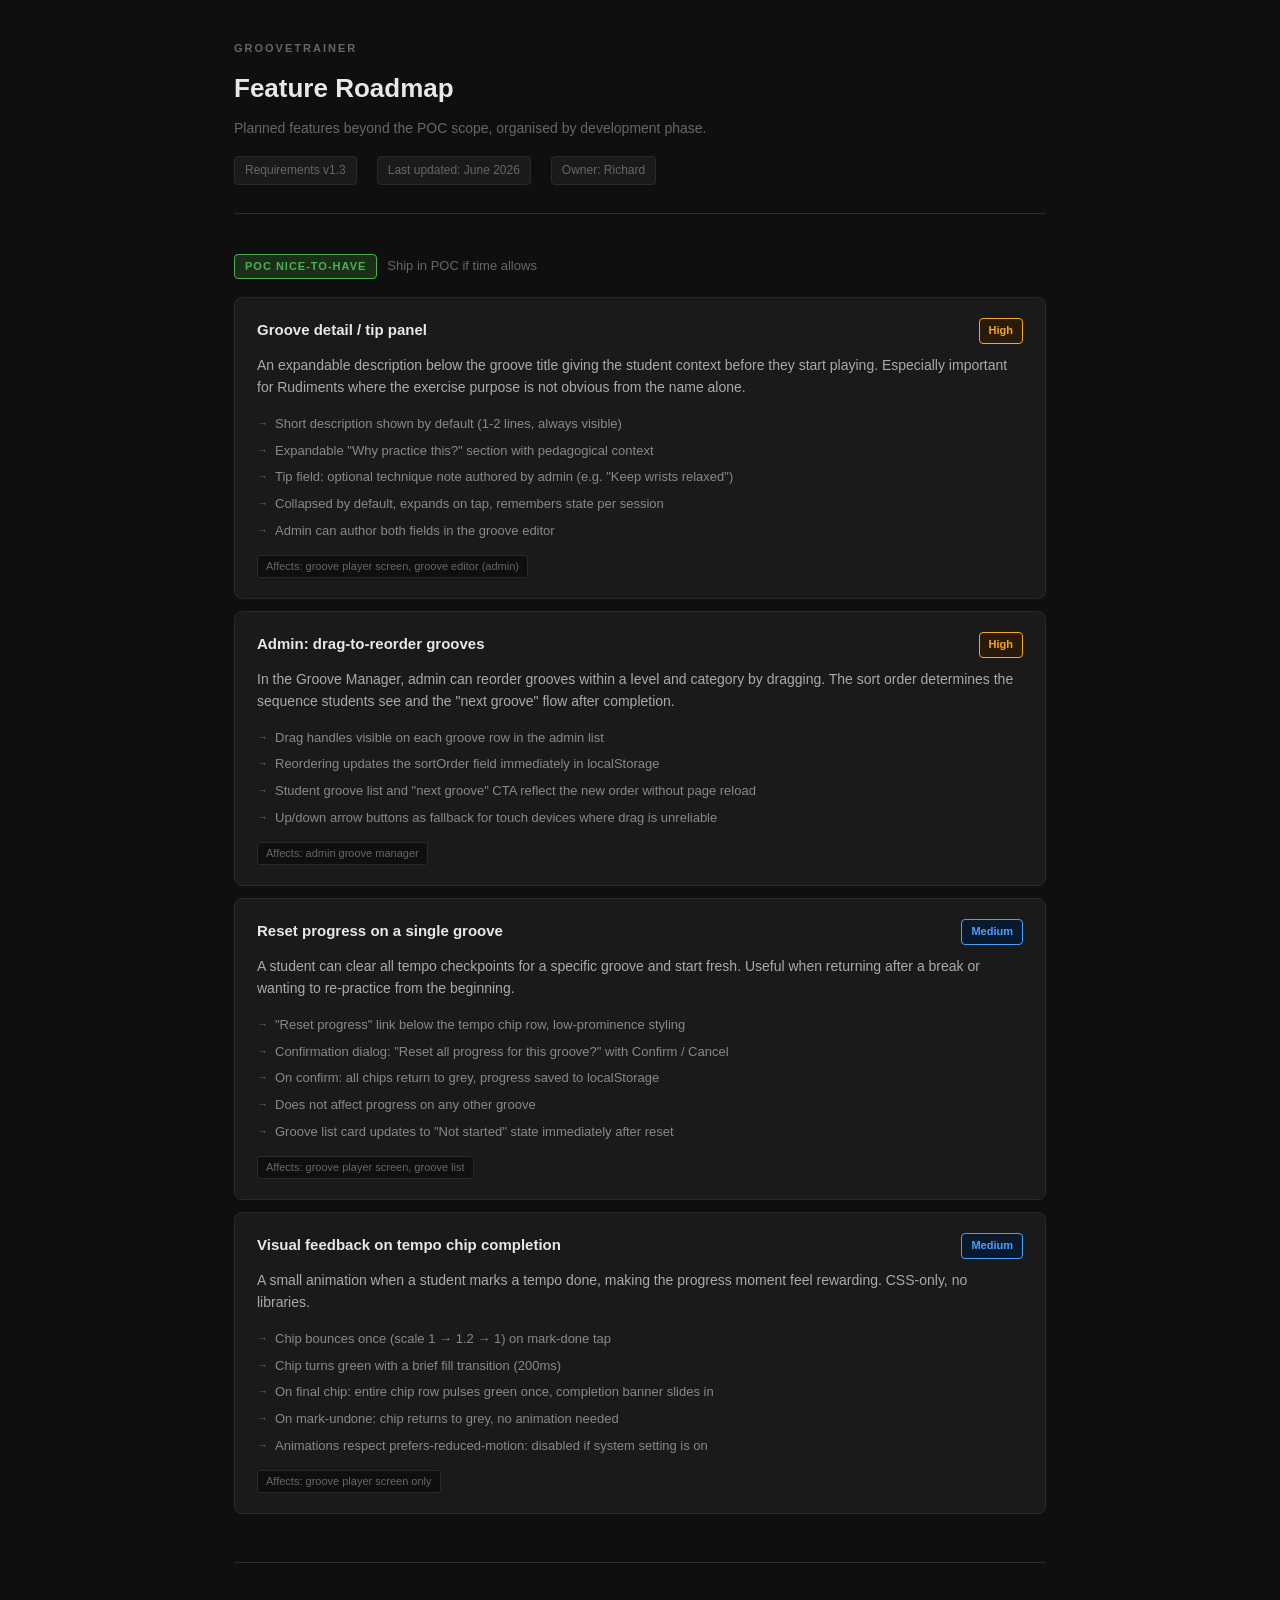
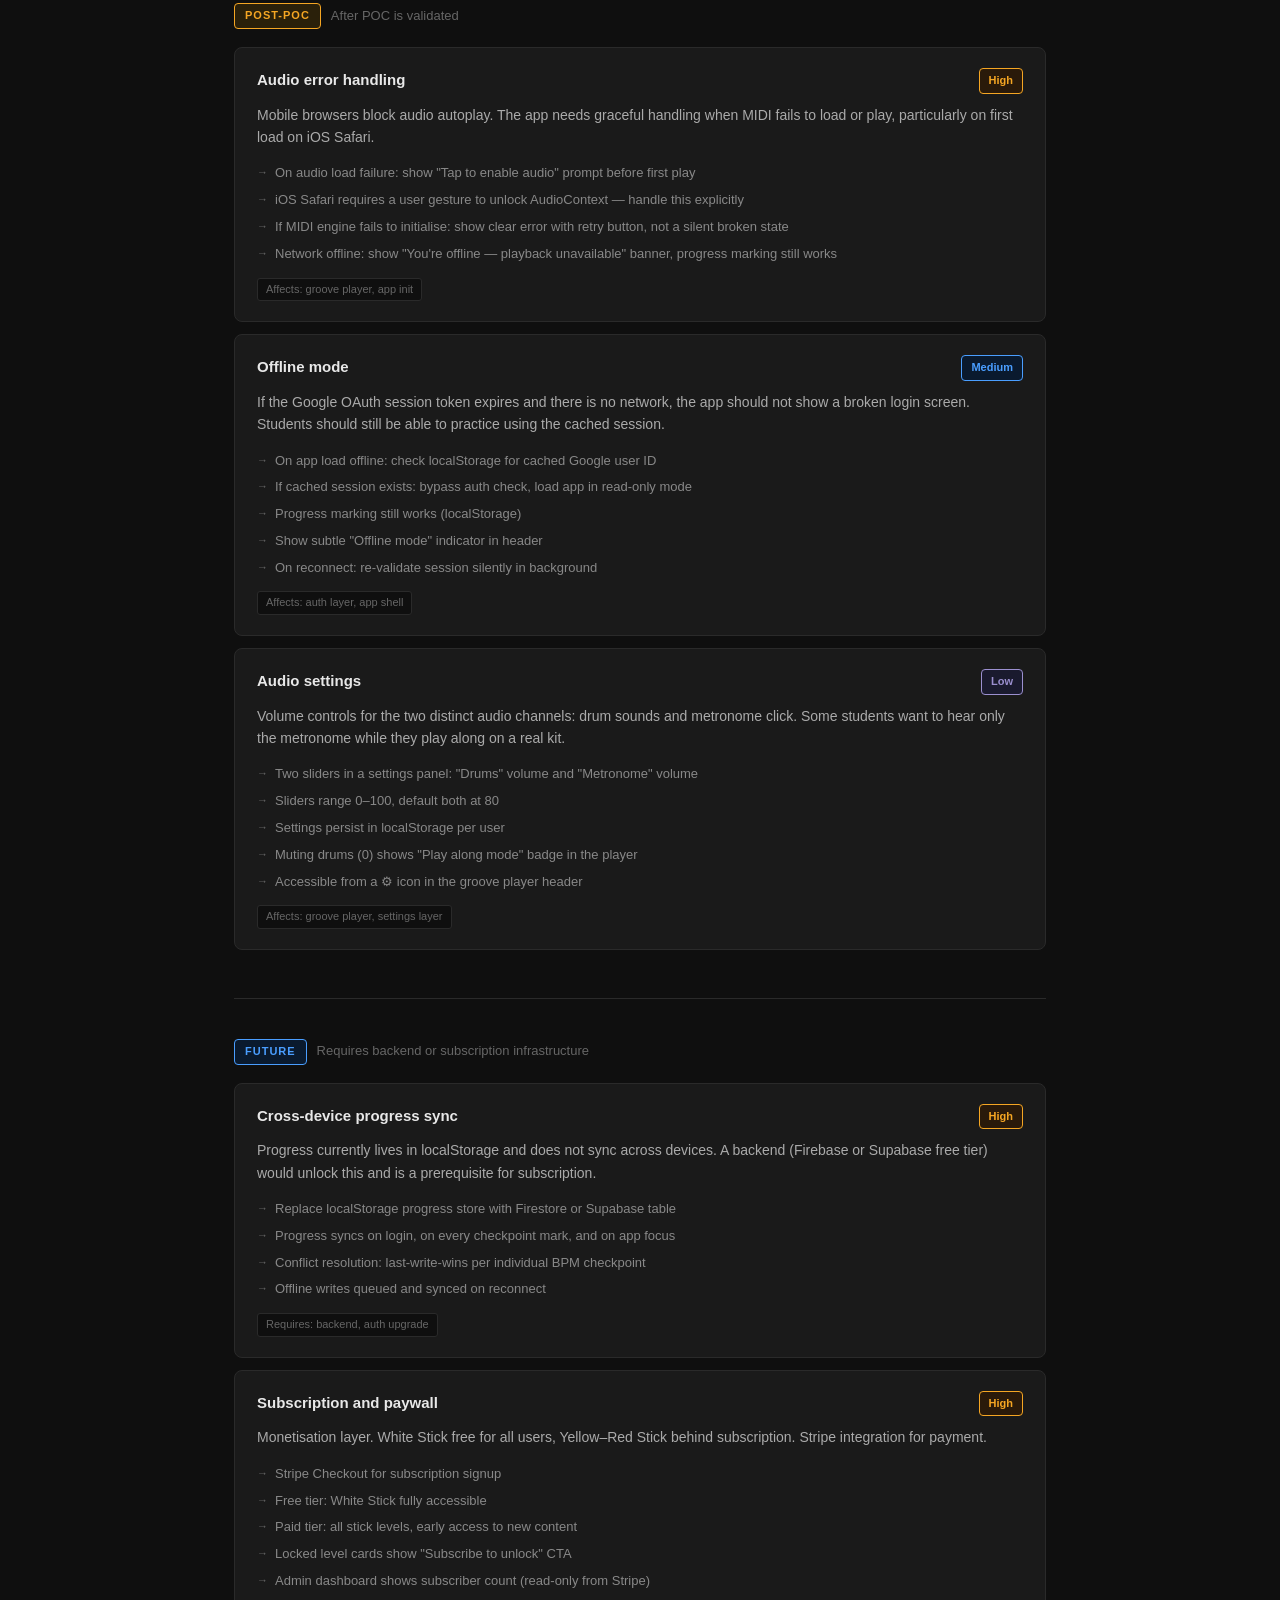
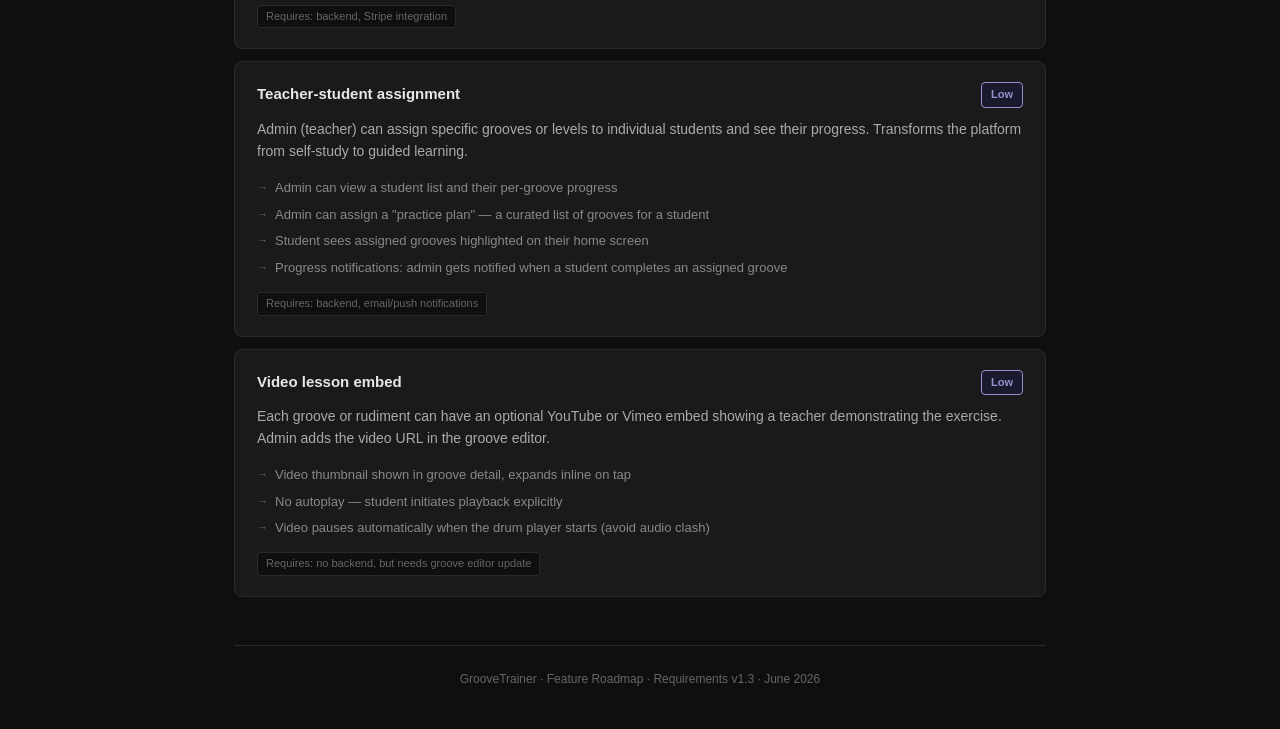
<file: GrooveTrainer_Features.html>
<!DOCTYPE html>
<html lang="en">
<head>
<meta charset="UTF-8">
<meta name="viewport" content="width=device-width, initial-scale=1.0">
<title>GrooveTrainer — Feature Roadmap</title>
<style>
  :root {
    --bg: #0f0f0f;
    --surface: #1a1a1a;
    --border: #2a2a2a;
    --text: #e8e8e8;
    --muted: #666;
    --green: #4caf50;
    --green-dim: #1a2e1a;
    --amber: #f5a623;
    --amber-dim: #2a200a;
    --blue: #4a9eff;
    --blue-dim: #0a1a2e;
    --red: #e85454;
    --font: -apple-system, 'Segoe UI', sans-serif;
  }

  * { box-sizing: border-box; margin: 0; padding: 0; }

  body {
    background: var(--bg);
    color: var(--text);
    font-family: var(--font);
    font-size: 15px;
    line-height: 1.6;
    padding: 40px 24px;
    max-width: 860px;
    margin: 0 auto;
  }

  header {
    border-bottom: 1px solid var(--border);
    padding-bottom: 28px;
    margin-bottom: 40px;
  }

  .logo {
    font-size: 11px;
    font-weight: 600;
    letter-spacing: 2px;
    color: var(--muted);
    text-transform: uppercase;
    margin-bottom: 10px;
  }

  h1 {
    font-size: 26px;
    font-weight: 600;
    color: var(--text);
    margin-bottom: 8px;
  }

  .subtitle {
    color: var(--muted);
    font-size: 14px;
  }

  .meta-row {
    display: flex;
    gap: 20px;
    margin-top: 16px;
    flex-wrap: wrap;
  }

  .meta-item {
    font-size: 12px;
    color: var(--muted);
    background: var(--surface);
    border: 1px solid var(--border);
    border-radius: 4px;
    padding: 4px 10px;
  }

  .section {
    margin-bottom: 48px;
  }

  .section-header {
    display: flex;
    align-items: center;
    gap: 10px;
    margin-bottom: 18px;
  }

  .phase-badge {
    font-size: 11px;
    font-weight: 600;
    letter-spacing: 1px;
    text-transform: uppercase;
    padding: 3px 10px;
    border-radius: 4px;
  }

  .phase-poc {
    background: var(--green-dim);
    color: var(--green);
    border: 1px solid var(--green);
  }

  .phase-post {
    background: var(--amber-dim);
    color: var(--amber);
    border: 1px solid var(--amber);
  }

  .phase-future {
    background: var(--blue-dim);
    color: var(--blue);
    border: 1px solid var(--blue);
  }

  .section-title {
    font-size: 13px;
    color: var(--muted);
    font-weight: 400;
  }

  .feature-card {
    background: var(--surface);
    border: 1px solid var(--border);
    border-radius: 8px;
    padding: 20px 22px;
    margin-bottom: 12px;
    transition: border-color 0.15s;
  }

  .feature-card:hover {
    border-color: #3a3a3a;
  }

  .feature-header {
    display: flex;
    align-items: flex-start;
    justify-content: space-between;
    gap: 12px;
    margin-bottom: 10px;
  }

  .feature-title {
    font-size: 15px;
    font-weight: 600;
    color: var(--text);
  }

  .priority-tag {
    font-size: 11px;
    font-weight: 600;
    white-space: nowrap;
    padding: 3px 9px;
    border-radius: 4px;
    flex-shrink: 0;
  }

  .tag-high { background: #2a1a0a; color: #f5a623; border: 1px solid #f5a623; }
  .tag-medium { background: #0a1a2e; color: #4a9eff; border: 1px solid #4a9eff; }
  .tag-low { background: #1a1a2e; color: #9b8fcf; border: 1px solid #9b8fcf; }

  .feature-desc {
    color: #aaa;
    font-size: 14px;
    margin-bottom: 12px;
  }

  .acceptance-list {
    list-style: none;
    padding: 0;
  }

  .acceptance-list li {
    font-size: 13px;
    color: #888;
    padding: 3px 0 3px 18px;
    position: relative;
  }

  .acceptance-list li::before {
    content: '→';
    position: absolute;
    left: 0;
    color: var(--muted);
    font-size: 11px;
    top: 4px;
  }

  .scope-tag {
    display: inline-block;
    font-size: 11px;
    padding: 2px 8px;
    border-radius: 3px;
    margin-top: 10px;
    background: var(--bg);
    color: var(--muted);
    border: 1px solid var(--border);
  }

  .divider {
    border: none;
    border-top: 1px solid var(--border);
    margin: 40px 0;
  }

  footer {
    color: var(--muted);
    font-size: 12px;
    text-align: center;
    padding-top: 24px;
    border-top: 1px solid var(--border);
  }

  @media (max-width: 600px) {
    body { padding: 24px 16px; }
    .feature-header { flex-direction: column; gap: 8px; }
  }
</style>
</head>
<body>

<header>
  <div class="logo">GrooveTrainer</div>
  <h1>Feature Roadmap</h1>
  <p class="subtitle">Planned features beyond the POC scope, organised by development phase.</p>
  <div class="meta-row">
    <span class="meta-item">Requirements v1.3</span>
    <span class="meta-item">Last updated: June 2026</span>
    <span class="meta-item">Owner: Richard</span>
  </div>
</header>


<!-- ──────────────────────────────────────── -->
<!-- POC NICE-TO-HAVES -->
<!-- ──────────────────────────────────────── -->
<div class="section">
  <div class="section-header">
    <span class="phase-badge phase-poc">POC nice-to-have</span>
    <span class="section-title">Ship in POC if time allows</span>
  </div>

  <div class="feature-card">
    <div class="feature-header">
      <span class="feature-title">Groove detail / tip panel</span>
      <span class="priority-tag tag-high">High</span>
    </div>
    <p class="feature-desc">An expandable description below the groove title giving the student context before they start playing. Especially important for Rudiments where the exercise purpose is not obvious from the name alone.</p>
    <ul class="acceptance-list">
      <li>Short description shown by default (1-2 lines, always visible)</li>
      <li>Expandable "Why practice this?" section with pedagogical context</li>
      <li>Tip field: optional technique note authored by admin (e.g. "Keep wrists relaxed")</li>
      <li>Collapsed by default, expands on tap, remembers state per session</li>
      <li>Admin can author both fields in the groove editor</li>
    </ul>
    <span class="scope-tag">Affects: groove player screen, groove editor (admin)</span>
  </div>

  <div class="feature-card">
    <div class="feature-header">
      <span class="feature-title">Admin: drag-to-reorder grooves</span>
      <span class="priority-tag tag-high">High</span>
    </div>
    <p class="feature-desc">In the Groove Manager, admin can reorder grooves within a level and category by dragging. The sort order determines the sequence students see and the "next groove" flow after completion.</p>
    <ul class="acceptance-list">
      <li>Drag handles visible on each groove row in the admin list</li>
      <li>Reordering updates the sortOrder field immediately in localStorage</li>
      <li>Student groove list and "next groove" CTA reflect the new order without page reload</li>
      <li>Up/down arrow buttons as fallback for touch devices where drag is unreliable</li>
    </ul>
    <span class="scope-tag">Affects: admin groove manager</span>
  </div>

  <div class="feature-card">
    <div class="feature-header">
      <span class="feature-title">Reset progress on a single groove</span>
      <span class="priority-tag tag-medium">Medium</span>
    </div>
    <p class="feature-desc">A student can clear all tempo checkpoints for a specific groove and start fresh. Useful when returning after a break or wanting to re-practice from the beginning.</p>
    <ul class="acceptance-list">
      <li>"Reset progress" link below the tempo chip row, low-prominence styling</li>
      <li>Confirmation dialog: "Reset all progress for this groove?" with Confirm / Cancel</li>
      <li>On confirm: all chips return to grey, progress saved to localStorage</li>
      <li>Does not affect progress on any other groove</li>
      <li>Groove list card updates to "Not started" state immediately after reset</li>
    </ul>
    <span class="scope-tag">Affects: groove player screen, groove list</span>
  </div>

  <div class="feature-card">
    <div class="feature-header">
      <span class="feature-title">Visual feedback on tempo chip completion</span>
      <span class="priority-tag tag-medium">Medium</span>
    </div>
    <p class="feature-desc">A small animation when a student marks a tempo done, making the progress moment feel rewarding. CSS-only, no libraries.</p>
    <ul class="acceptance-list">
      <li>Chip bounces once (scale 1 → 1.2 → 1) on mark-done tap</li>
      <li>Chip turns green with a brief fill transition (200ms)</li>
      <li>On final chip: entire chip row pulses green once, completion banner slides in</li>
      <li>On mark-undone: chip returns to grey, no animation needed</li>
      <li>Animations respect prefers-reduced-motion: disabled if system setting is on</li>
    </ul>
    <span class="scope-tag">Affects: groove player screen only</span>
  </div>

</div>

<hr class="divider">


<!-- ──────────────────────────────────────── -->
<!-- POST-POC -->
<!-- ──────────────────────────────────────── -->
<div class="section">
  <div class="section-header">
    <span class="phase-badge phase-post">Post-POC</span>
    <span class="section-title">After POC is validated</span>
  </div>

  <div class="feature-card">
    <div class="feature-header">
      <span class="feature-title">Audio error handling</span>
      <span class="priority-tag tag-high">High</span>
    </div>
    <p class="feature-desc">Mobile browsers block audio autoplay. The app needs graceful handling when MIDI fails to load or play, particularly on first load on iOS Safari.</p>
    <ul class="acceptance-list">
      <li>On audio load failure: show "Tap to enable audio" prompt before first play</li>
      <li>iOS Safari requires a user gesture to unlock AudioContext — handle this explicitly</li>
      <li>If MIDI engine fails to initialise: show clear error with retry button, not a silent broken state</li>
      <li>Network offline: show "You're offline — playback unavailable" banner, progress marking still works</li>
    </ul>
    <span class="scope-tag">Affects: groove player, app init</span>
  </div>

  <div class="feature-card">
    <div class="feature-header">
      <span class="feature-title">Offline mode</span>
      <span class="priority-tag tag-medium">Medium</span>
    </div>
    <p class="feature-desc">If the Google OAuth session token expires and there is no network, the app should not show a broken login screen. Students should still be able to practice using the cached session.</p>
    <ul class="acceptance-list">
      <li>On app load offline: check localStorage for cached Google user ID</li>
      <li>If cached session exists: bypass auth check, load app in read-only mode</li>
      <li>Progress marking still works (localStorage)</li>
      <li>Show subtle "Offline mode" indicator in header</li>
      <li>On reconnect: re-validate session silently in background</li>
    </ul>
    <span class="scope-tag">Affects: auth layer, app shell</span>
  </div>

  <div class="feature-card">
    <div class="feature-header">
      <span class="feature-title">Audio settings</span>
      <span class="priority-tag tag-low">Low</span>
    </div>
    <p class="feature-desc">Volume controls for the two distinct audio channels: drum sounds and metronome click. Some students want to hear only the metronome while they play along on a real kit.</p>
    <ul class="acceptance-list">
      <li>Two sliders in a settings panel: "Drums" volume and "Metronome" volume</li>
      <li>Sliders range 0–100, default both at 80</li>
      <li>Settings persist in localStorage per user</li>
      <li>Muting drums (0) shows "Play along mode" badge in the player</li>
      <li>Accessible from a ⚙ icon in the groove player header</li>
    </ul>
    <span class="scope-tag">Affects: groove player, settings layer</span>
  </div>

</div>

<hr class="divider">


<!-- ──────────────────────────────────────── -->
<!-- FUTURE / SUBSCRIPTION -->
<!-- ──────────────────────────────────────── -->
<div class="section">
  <div class="section-header">
    <span class="phase-badge phase-future">Future</span>
    <span class="section-title">Requires backend or subscription infrastructure</span>
  </div>

  <div class="feature-card">
    <div class="feature-header">
      <span class="feature-title">Cross-device progress sync</span>
      <span class="priority-tag tag-high">High</span>
    </div>
    <p class="feature-desc">Progress currently lives in localStorage and does not sync across devices. A backend (Firebase or Supabase free tier) would unlock this and is a prerequisite for subscription.</p>
    <ul class="acceptance-list">
      <li>Replace localStorage progress store with Firestore or Supabase table</li>
      <li>Progress syncs on login, on every checkpoint mark, and on app focus</li>
      <li>Conflict resolution: last-write-wins per individual BPM checkpoint</li>
      <li>Offline writes queued and synced on reconnect</li>
    </ul>
    <span class="scope-tag">Requires: backend, auth upgrade</span>
  </div>

  <div class="feature-card">
    <div class="feature-header">
      <span class="feature-title">Subscription and paywall</span>
      <span class="priority-tag tag-high">High</span>
    </div>
    <p class="feature-desc">Monetisation layer. White Stick free for all users, Yellow–Red Stick behind subscription. Stripe integration for payment.</p>
    <ul class="acceptance-list">
      <li>Stripe Checkout for subscription signup</li>
      <li>Free tier: White Stick fully accessible</li>
      <li>Paid tier: all stick levels, early access to new content</li>
      <li>Locked level cards show "Subscribe to unlock" CTA</li>
      <li>Admin dashboard shows subscriber count (read-only from Stripe)</li>
    </ul>
    <span class="scope-tag">Requires: backend, Stripe integration</span>
  </div>

  <div class="feature-card">
    <div class="feature-header">
      <span class="feature-title">Teacher-student assignment</span>
      <span class="priority-tag tag-low">Low</span>
    </div>
    <p class="feature-desc">Admin (teacher) can assign specific grooves or levels to individual students and see their progress. Transforms the platform from self-study to guided learning.</p>
    <ul class="acceptance-list">
      <li>Admin can view a student list and their per-groove progress</li>
      <li>Admin can assign a "practice plan" — a curated list of grooves for a student</li>
      <li>Student sees assigned grooves highlighted on their home screen</li>
      <li>Progress notifications: admin gets notified when a student completes an assigned groove</li>
    </ul>
    <span class="scope-tag">Requires: backend, email/push notifications</span>
  </div>

  <div class="feature-card">
    <div class="feature-header">
      <span class="feature-title">Video lesson embed</span>
      <span class="priority-tag tag-low">Low</span>
    </div>
    <p class="feature-desc">Each groove or rudiment can have an optional YouTube or Vimeo embed showing a teacher demonstrating the exercise. Admin adds the video URL in the groove editor.</p>
    <ul class="acceptance-list">
      <li>Video thumbnail shown in groove detail, expands inline on tap</li>
      <li>No autoplay — student initiates playback explicitly</li>
      <li>Video pauses automatically when the drum player starts (avoid audio clash)</li>
    </ul>
    <span class="scope-tag">Requires: no backend, but needs groove editor update</span>
  </div>

</div>

<footer>
  GrooveTrainer · Feature Roadmap · Requirements v1.3 · June 2026
</footer>

</body>
</html>
</file>
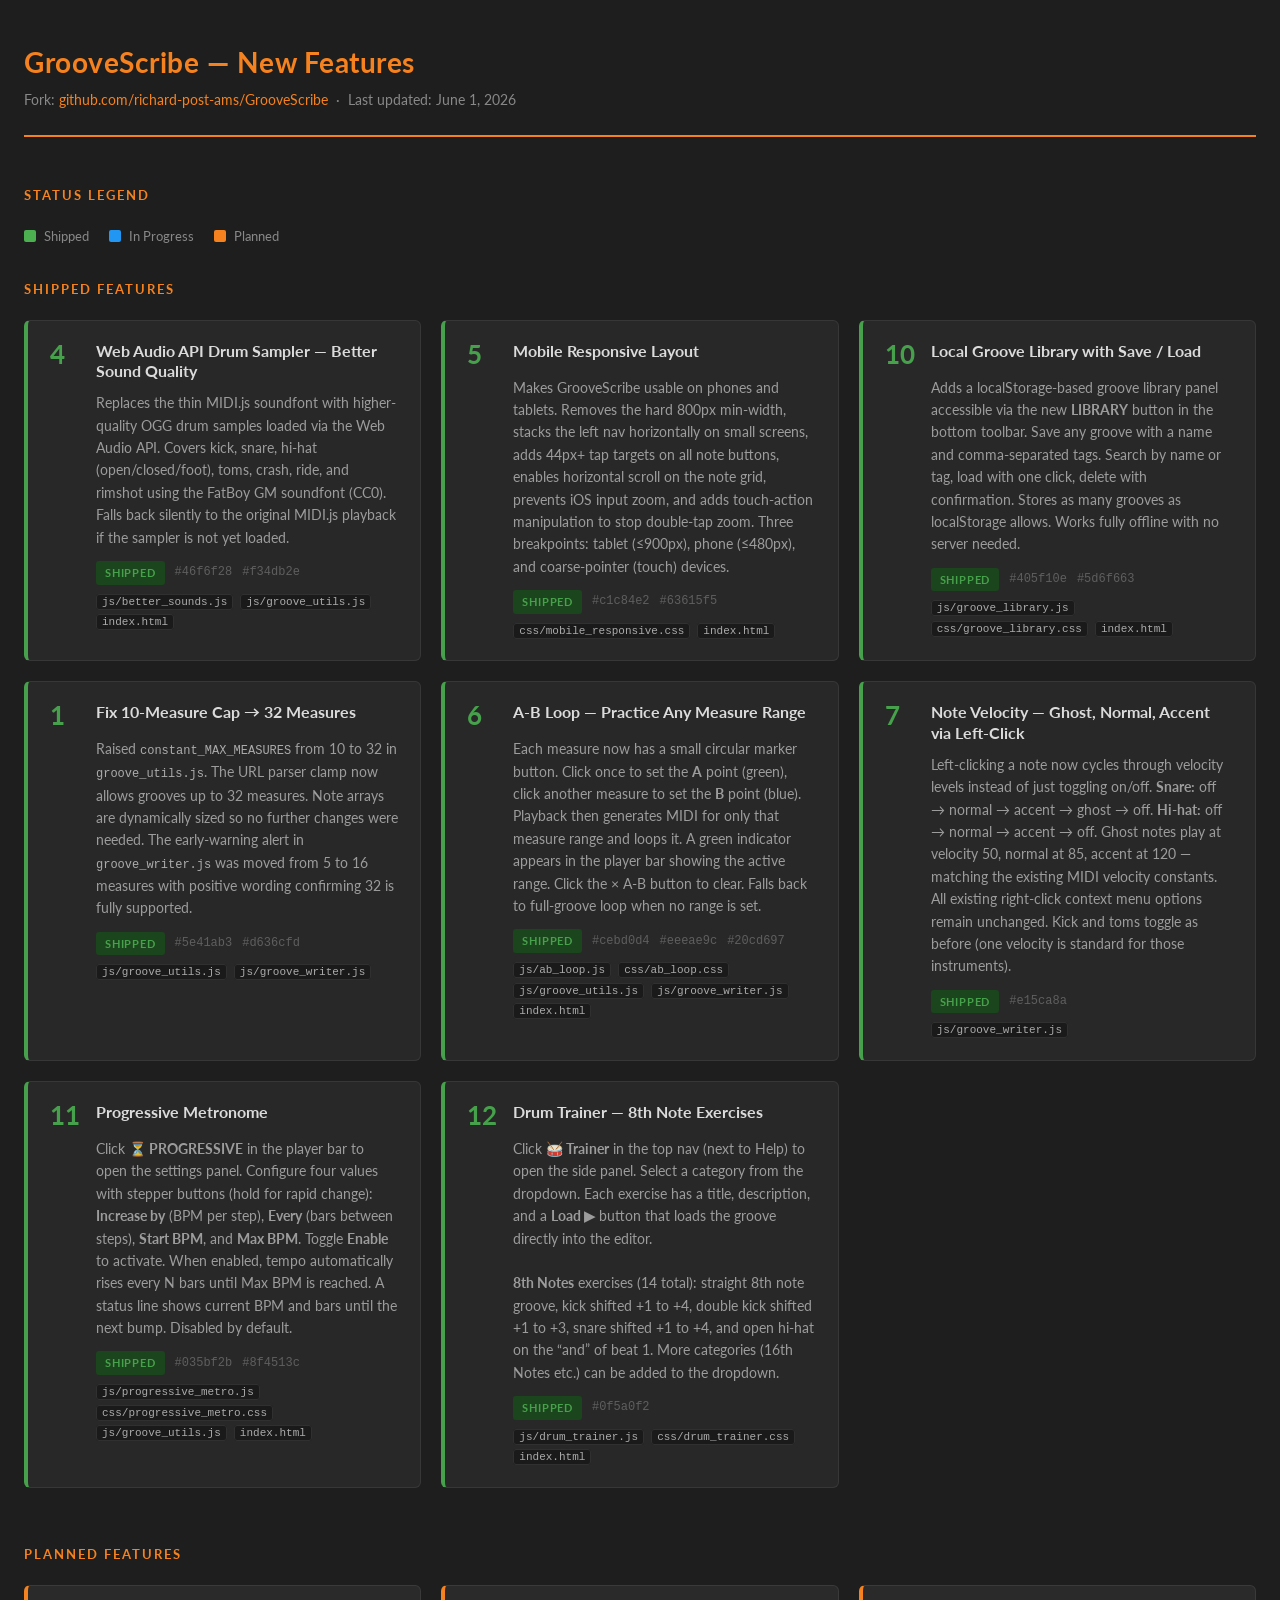
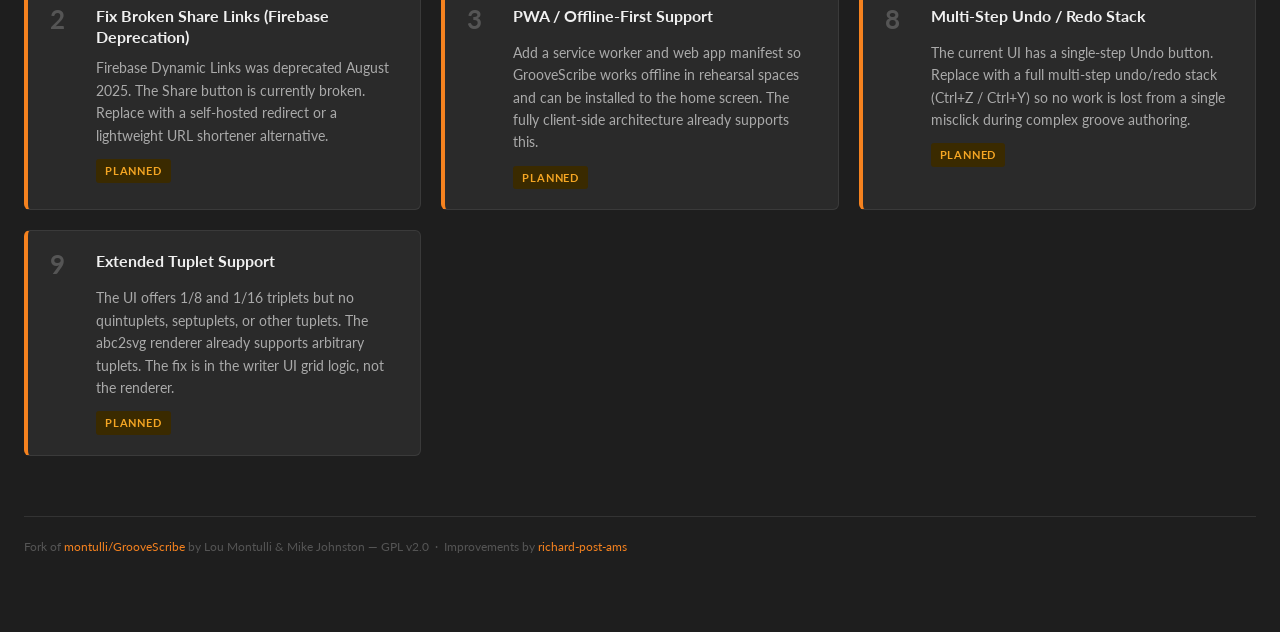
<file: NewFeatures.html>
<!DOCTYPE html>
<html lang="en">
<head>
  <meta charset="UTF-8">
  <meta name="viewport" content="width=device-width, initial-scale=1.0">
  <title>GrooveScribe — New Features</title>
  <link href="https://fonts.googleapis.com/css?family=Lato:400,700,300" rel="stylesheet">
  <style>
    *, *::before, *::after { box-sizing: border-box; margin: 0; padding: 0; }

    body {
      font-family: 'Lato', Calibri, sans-serif;
      background: #1e1e1e;
      color: #e0e0e0;
      padding: 40px 24px 80px;
      line-height: 1.6;
    }

    header {
      display: flex;
      align-items: center;
      gap: 20px;
      margin-bottom: 48px;
      border-bottom: 2px solid #f5821f;
      padding-bottom: 24px;
    }

    header img {
      height: 52px;
    }

    header h1 {
      font-size: 28px;
      font-weight: 700;
      color: #f5821f;
      letter-spacing: 0.5px;
    }

    header p {
      font-size: 14px;
      color: #888;
      margin-top: 4px;
    }

    .section-title {
      font-size: 13px;
      font-weight: 700;
      letter-spacing: 2px;
      text-transform: uppercase;
      color: #f5821f;
      margin-bottom: 20px;
    }

    .features-grid {
      display: grid;
      grid-template-columns: repeat(auto-fill, minmax(340px, 1fr));
      gap: 20px;
      margin-bottom: 56px;
    }

    .feature-card {
      background: #2a2a2a;
      border: 1px solid #3a3a3a;
      border-left: 4px solid #f5821f;
      border-radius: 6px;
      padding: 20px 22px;
      transition: border-color 0.2s, background 0.2s;
    }

    .feature-card:hover {
      background: #303030;
      border-left-color: #ffaa44;
    }

    .feature-card.done {
      border-left-color: #4caf50;
      opacity: 0.9;
    }

    .feature-card.done:hover {
      border-left-color: #66bb6a;
    }

    .feature-card.in-progress {
      border-left-color: #2196f3;
    }

    .feature-header {
      display: flex;
      align-items: flex-start;
      gap: 14px;
      margin-bottom: 10px;
    }

    .feature-number {
      font-size: 26px;
      font-weight: 700;
      color: #555;
      line-height: 1;
      min-width: 32px;
    }

    .feature-card.done .feature-number { color: #4caf50; }
    .feature-card.in-progress .feature-number { color: #2196f3; }

    .feature-title {
      font-size: 16px;
      font-weight: 700;
      color: #f0f0f0;
      line-height: 1.3;
    }

    .feature-desc {
      font-size: 14px;
      color: #aaa;
      margin-left: 46px;
      margin-bottom: 12px;
    }

    .feature-meta {
      display: flex;
      align-items: center;
      gap: 10px;
      margin-left: 46px;
      flex-wrap: wrap;
    }

    .badge {
      display: inline-block;
      font-size: 11px;
      font-weight: 700;
      letter-spacing: 0.8px;
      text-transform: uppercase;
      padding: 3px 9px;
      border-radius: 3px;
    }

    .badge-done    { background: #1b4a1c; color: #4caf50; }
    .badge-wip     { background: #0d2e4a; color: #2196f3; }
    .badge-planned { background: #3a2a00; color: #f5a623; }

    .commit-link {
      font-size: 12px;
      color: #666;
      text-decoration: none;
      font-family: monospace;
    }

    .commit-link:hover { color: #f5821f; text-decoration: underline; }

    .files-changed {
      font-size: 12px;
      color: #666;
      margin-left: 46px;
      margin-top: 6px;
    }

    .files-changed code {
      background: #1a1a1a;
      border: 1px solid #333;
      border-radius: 3px;
      padding: 1px 5px;
      font-size: 11px;
      color: #bbb;
      margin-right: 4px;
    }

    .legend {
      display: flex;
      gap: 20px;
      margin-bottom: 32px;
      flex-wrap: wrap;
    }

    .legend-item {
      display: flex;
      align-items: center;
      gap: 8px;
      font-size: 13px;
      color: #888;
    }

    .legend-dot {
      width: 12px;
      height: 12px;
      border-radius: 2px;
    }

    .legend-dot.done     { background: #4caf50; }
    .legend-dot.wip      { background: #2196f3; }
    .legend-dot.planned  { background: #f5821f; }

    footer {
      margin-top: 60px;
      padding-top: 20px;
      border-top: 1px solid #333;
      font-size: 12px;
      color: #555;
    }

    footer a { color: #f5821f; text-decoration: none; }
    footer a:hover { text-decoration: underline; }
  </style>
</head>
<body>

<header>
  <div>
    <h1>GrooveScribe — New Features</h1>
    <p>Fork: <a href="https://github.com/richard-post-ams/GrooveScribe" style="color:#f5821f;text-decoration:none;">github.com/richard-post-ams/GrooveScribe</a> &nbsp;·&nbsp; Last updated: June 1, 2026</p>
  </div>
</header>

<p class="section-title">Status Legend</p>
<div class="legend">
  <div class="legend-item"><div class="legend-dot done"></div> Shipped</div>
  <div class="legend-item"><div class="legend-dot wip"></div> In Progress</div>
  <div class="legend-item"><div class="legend-dot planned"></div> Planned</div>
</div>

<p class="section-title">Shipped Features</p>
<div class="features-grid">

  <div class="feature-card done">
    <div class="feature-header">
      <div class="feature-number">4</div>
      <div class="feature-title">Web Audio API Drum Sampler — Better Sound Quality</div>
    </div>
    <div class="feature-desc">
      Replaces the thin MIDI.js soundfont with higher-quality OGG drum samples loaded via the Web Audio API.
      Covers kick, snare, hi-hat (open/closed/foot), toms, crash, ride, and rimshot using the FatBoy GM soundfont (CC0).
      Falls back silently to the original MIDI.js playback if the sampler is not yet loaded.
    </div>
    <div class="feature-meta">
      <span class="badge badge-done">Shipped</span>
      <a class="commit-link" href="https://github.com/richard-post-ams/GrooveScribe/commit/46f6f28" target="_blank">#46f6f28</a>
      <a class="commit-link" href="https://github.com/richard-post-ams/GrooveScribe/commit/f34db2e" target="_blank">#f34db2e</a>
    </div>
    <div class="files-changed">
      <code>js/better_sounds.js</code>
      <code>js/groove_utils.js</code>
      <code>index.html</code>
    </div>
  </div>

  <div class="feature-card done">
    <div class="feature-number" style="display:none">5</div>
    <div class="feature-header">
      <div class="feature-number">5</div>
      <div class="feature-title">Mobile Responsive Layout</div>
    </div>
    <div class="feature-desc">
      Makes GrooveScribe usable on phones and tablets.
      Removes the hard 800px min-width, stacks the left nav horizontally on small screens,
      adds 44px+ tap targets on all note buttons, enables horizontal scroll on the note grid,
      prevents iOS input zoom, and adds touch-action manipulation to stop double-tap zoom.
      Three breakpoints: tablet (&le;900px), phone (&le;480px), and coarse-pointer (touch) devices.
    </div>
    <div class="feature-meta">
      <span class="badge badge-done">Shipped</span>
      <a class="commit-link" href="https://github.com/richard-post-ams/GrooveScribe/commit/c1c84e2" target="_blank">#c1c84e2</a>
      <a class="commit-link" href="https://github.com/richard-post-ams/GrooveScribe/commit/63615f5" target="_blank">#63615f5</a>
    </div>
    <div class="files-changed">
      <code>css/mobile_responsive.css</code>
      <code>index.html</code>
    </div>
  </div>

  <div class="feature-card done">
    <div class="feature-header">
      <div class="feature-number">10</div>
      <div class="feature-title">Local Groove Library with Save / Load</div>
    </div>
    <div class="feature-desc">
      Adds a localStorage-based groove library panel accessible via the new <b>LIBRARY</b> button
      in the bottom toolbar. Save any groove with a name and comma-separated tags. Search by name
      or tag, load with one click, delete with confirmation. Stores as many grooves as localStorage
      allows. Works fully offline with no server needed.
    </div>
    <div class="feature-meta">
      <span class="badge badge-done">Shipped</span>
      <a class="commit-link" href="https://github.com/richard-post-ams/GrooveScribe/commit/405f10e" target="_blank">#405f10e</a>
      <a class="commit-link" href="https://github.com/richard-post-ams/GrooveScribe/commit/5d6f663" target="_blank">#5d6f663</a>
    </div>
    <div class="files-changed">
      <code>js/groove_library.js</code>
      <code>css/groove_library.css</code>
      <code>index.html</code>
    </div>
  </div>

  <div class="feature-card done">
    <div class="feature-header">
      <div class="feature-number">1</div>
      <div class="feature-title">Fix 10-Measure Cap &rarr; 32 Measures</div>
    </div>
    <div class="feature-desc">
      Raised <code style="color:#bbb;font-size:12px">constant_MAX_MEASURES</code> from 10 to 32
      in <code style="color:#bbb;font-size:12px">groove_utils.js</code>. The URL parser clamp now
      allows grooves up to 32 measures. Note arrays are dynamically sized so no further changes were
      needed. The early-warning alert in <code style="color:#bbb;font-size:12px">groove_writer.js</code>
      was moved from 5 to 16 measures with positive wording confirming 32 is fully supported.
    </div>
    <div class="feature-meta">
      <span class="badge badge-done">Shipped</span>
      <a class="commit-link" href="https://github.com/richard-post-ams/GrooveScribe/commit/5e41ab3" target="_blank">#5e41ab3</a>
      <a class="commit-link" href="https://github.com/richard-post-ams/GrooveScribe/commit/d636cfd" target="_blank">#d636cfd</a>
    </div>
    <div class="files-changed">
      <code>js/groove_utils.js</code>
      <code>js/groove_writer.js</code>
    </div>
  </div>

  <div class="feature-card done">
    <div class="feature-header">
      <div class="feature-number">6</div>
      <div class="feature-title">A-B Loop — Practice Any Measure Range</div>
    </div>
    <div class="feature-desc">
      Each measure now has a small circular marker button. Click once to set the <b>A</b> point (green),
      click another measure to set the <b>B</b> point (blue). Playback then generates MIDI for only
      that measure range and loops it. A green indicator appears in the player bar showing the active range.
      Click the &times;&nbsp;A-B button to clear. Falls back to full-groove loop when no range is set.
    </div>
    <div class="feature-meta">
      <span class="badge badge-done">Shipped</span>
      <a class="commit-link" href="https://github.com/richard-post-ams/GrooveScribe/commit/cebd0d4" target="_blank">#cebd0d4</a>
      <a class="commit-link" href="https://github.com/richard-post-ams/GrooveScribe/commit/eeeae9c" target="_blank">#eeeae9c</a>
      <a class="commit-link" href="https://github.com/richard-post-ams/GrooveScribe/commit/20cd697" target="_blank">#20cd697</a>
    </div>
    <div class="files-changed">
      <code>js/ab_loop.js</code>
      <code>css/ab_loop.css</code>
      <code>js/groove_utils.js</code>
      <code>js/groove_writer.js</code>
      <code>index.html</code>
    </div>
  </div>

  <div class="feature-card done">
    <div class="feature-header">
      <div class="feature-number">7</div>
      <div class="feature-title">Note Velocity — Ghost, Normal, Accent via Left-Click</div>
    </div>
    <div class="feature-desc">
      Left-clicking a note now cycles through velocity levels instead of just toggling on/off.
      <b>Snare:</b> off &rarr; normal &rarr; accent &rarr; ghost &rarr; off.
      <b>Hi-hat:</b> off &rarr; normal &rarr; accent &rarr; off.
      Ghost notes play at velocity 50, normal at 85, accent at 120 — matching the existing
      MIDI velocity constants. All existing right-click context menu options remain unchanged.
      Kick and toms toggle as before (one velocity is standard for those instruments).
    </div>
    <div class="feature-meta">
      <span class="badge badge-done">Shipped</span>
      <a class="commit-link" href="https://github.com/richard-post-ams/GrooveScribe/commit/e15ca8a" target="_blank">#e15ca8a</a>
    </div>
    <div class="files-changed">
      <code>js/groove_writer.js</code>
    </div>
  </div>

  <div class="feature-card done">
    <div class="feature-header">
      <div class="feature-number">11</div>
      <div class="feature-title">Progressive Metronome</div>
    </div>
    <div class="feature-desc">
      Click <b>&#x23F3; PROGRESSIVE</b> in the player bar to open the settings panel.
      Configure four values with stepper buttons (hold for rapid change):
      <b>Increase by</b> (BPM per step), <b>Every</b> (bars between steps),
      <b>Start BPM</b>, and <b>Max BPM</b>. Toggle <b>Enable</b> to activate.
      When enabled, tempo automatically rises every N bars until Max BPM is reached.
      A status line shows current BPM and bars until the next bump. Disabled by default.
    </div>
    <div class="feature-meta">
      <span class="badge badge-done">Shipped</span>
      <a class="commit-link" href="https://github.com/richard-post-ams/GrooveScribe/commit/035bf2b" target="_blank">#035bf2b</a>
      <a class="commit-link" href="https://github.com/richard-post-ams/GrooveScribe/commit/8f4513c" target="_blank">#8f4513c</a>
    </div>
    <div class="files-changed">
      <code>js/progressive_metro.js</code>
      <code>css/progressive_metro.css</code>
      <code>js/groove_utils.js</code>
      <code>index.html</code>
    </div>
  </div>

  <div class="feature-card done">
    <div class="feature-header">
      <div class="feature-number">12</div>
      <div class="feature-title">Drum Trainer — 8th Note Exercises</div>
    </div>
    <div class="feature-desc">
      Click <b>&#x1F941; Trainer</b> in the top nav (next to Help) to open the side panel.
      Select a category from the dropdown. Each exercise has a title, description, and
      a <b>Load &#9654;</b> button that loads the groove directly into the editor.
      <br><br>
      <b>8th Notes</b> exercises (14 total):
      straight 8th note groove, kick shifted +1 to +4,
      double kick shifted +1 to +3, snare shifted +1 to +4,
      and open hi-hat on the &ldquo;and&rdquo; of beat 1.
      More categories (16th Notes etc.) can be added to the dropdown.
    </div>
    <div class="feature-meta">
      <span class="badge badge-done">Shipped</span>
      <a class="commit-link" href="https://github.com/richard-post-ams/GrooveScribe/commit/0f5a0f2" target="_blank">#0f5a0f2</a>
    </div>
    <div class="files-changed">
      <code>js/drum_trainer.js</code>
      <code>css/drum_trainer.css</code>
      <code>index.html</code>
    </div>
  </div>

</div>

<p class="section-title">Planned Features</p>
<div class="features-grid">



  <div class="feature-card">
    <div class="feature-header">
      <div class="feature-number">2</div>
      <div class="feature-title">Fix Broken Share Links (Firebase Deprecation)</div>
    </div>
    <div class="feature-desc">
      Firebase Dynamic Links was deprecated August 2025. The Share button is currently broken.
      Replace with a self-hosted redirect or a lightweight URL shortener alternative.
    </div>
    <div class="feature-meta"><span class="badge badge-planned">Planned</span></div>
  </div>

  <div class="feature-card">
    <div class="feature-header">
      <div class="feature-number">3</div>
      <div class="feature-title">PWA / Offline-First Support</div>
    </div>
    <div class="feature-desc">
      Add a service worker and web app manifest so GrooveScribe works offline in rehearsal spaces
      and can be installed to the home screen. The fully client-side architecture already supports this.
    </div>
    <div class="feature-meta"><span class="badge badge-planned">Planned</span></div>
  </div>





  <div class="feature-card">
    <div class="feature-header">
      <div class="feature-number">8</div>
      <div class="feature-title">Multi-Step Undo / Redo Stack</div>
    </div>
    <div class="feature-desc">
      The current UI has a single-step Undo button. Replace with a full multi-step undo/redo stack
      (Ctrl+Z / Ctrl+Y) so no work is lost from a single misclick during complex groove authoring.
    </div>
    <div class="feature-meta"><span class="badge badge-planned">Planned</span></div>
  </div>

  <div class="feature-card">
    <div class="feature-header">
      <div class="feature-number">9</div>
      <div class="feature-title">Extended Tuplet Support</div>
    </div>
    <div class="feature-desc">
      The UI offers 1/8 and 1/16 triplets but no quintuplets, septuplets, or other tuplets.
      The abc2svg renderer already supports arbitrary tuplets. The fix is in the writer UI grid logic,
      not the renderer.
    </div>
    <div class="feature-meta"><span class="badge badge-planned">Planned</span></div>
  </div>



</div>

<footer>
  Fork of <a href="https://github.com/montulli/GrooveScribe" target="_blank">montulli/GrooveScribe</a> by Lou Montulli &amp; Mike Johnston — GPL v2.0 &nbsp;·&nbsp;
  Improvements by <a href="https://github.com/richard-post-ams" target="_blank">richard-post-ams</a>
</footer>

</body>
</html>
</file>
